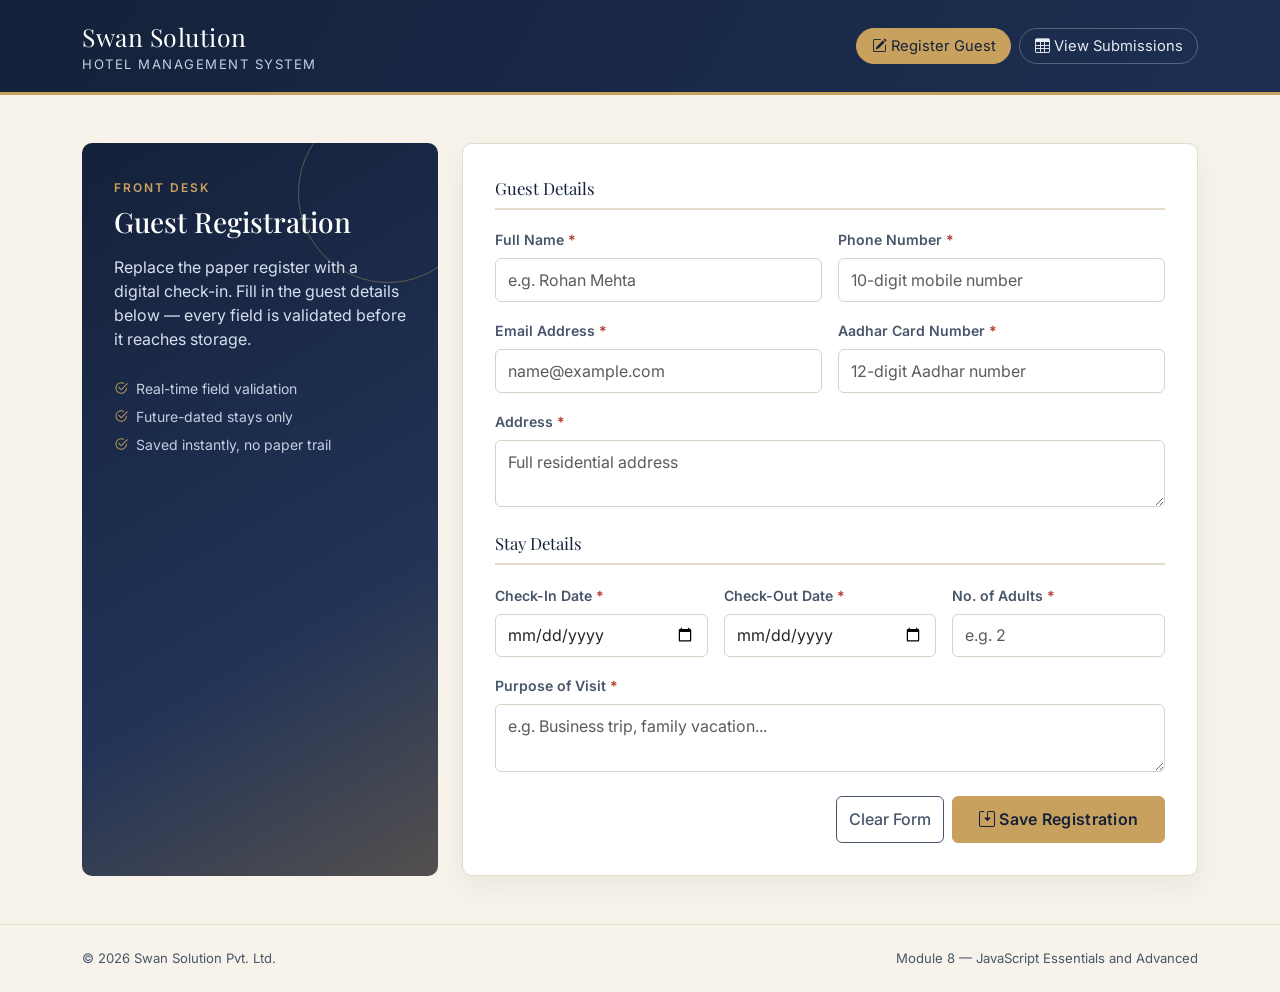
<file: index.html>
<!DOCTYPE html>
<html lang="en">
<head>
<meta charset="UTF-8">
<meta name="viewport" content="width=device-width, initial-scale=1.0">
<title>Swan Solution | Guest Registration</title>
<meta name="description" content="Digital guest registration form for Swan Solution Hotel Management System.">

<link rel="preconnect" href="https://fonts.googleapis.com">
<link href="https://fonts.googleapis.com/css2?family=Inter:wght@400;500;600;700&family=Playfair+Display:wght@600;700&display=swap" rel="stylesheet">
<link href="https://cdn.jsdelivr.net/npm/bootstrap@5.3.3/dist/css/bootstrap.min.css" rel="stylesheet">
<link href="https://cdn.jsdelivr.net/npm/bootstrap-icons@1.11.3/font/bootstrap-icons.css" rel="stylesheet">
<link rel="stylesheet" href="style.css">
</head>
<body class="page-register">

<header class="top-bar">
  <div class="container d-flex flex-wrap justify-content-between align-items-center gap-2">
    <div>
      <span class="brand-font">Swan Solution</span>
      <div class="tagline">Hotel Management System</div>
    </div>
    <nav class="d-flex gap-2">
      <a href="index.html" class="active"><i class="bi bi-pencil-square me-1"></i>Register Guest</a>
      <a href="view.html"><i class="bi bi-table me-1"></i>View Submissions</a>
    </nav>
  </div>
</header>

<main class="container my-4 my-md-5">

  <div class="row g-4">
    <div class="col-lg-4">
      <div class="hero-panel h-100">
        <div class="eyebrow">Front Desk</div>
        <h1 class="h3 mt-2 mb-3">Guest Registration</h1>
        <p class="mb-4" style="color:#d7deee;">
          Replace the paper register with a digital check-in. Fill in the guest
          details below — every field is validated before it reaches storage.
        </p>
        <ul class="list-unstyled small" style="color:#c7cee0; line-height:2;">
          <li><i class="bi bi-check2-circle me-2" style="color:var(--gold);"></i>Real-time field validation</li>
          <li><i class="bi bi-check2-circle me-2" style="color:var(--gold);"></i>Future-dated stays only</li>
          <li><i class="bi bi-check2-circle me-2" style="color:var(--gold);"></i>Saved instantly, no paper trail</li>
        </ul>
      </div>
    </div>

    <div class="col-lg-8">
      <div class="form-card">

        <div id="formMessage" class="alert" role="alert" aria-live="polite"></div>

        <form id="guestForm" novalidate>

          <div class="section-label">Guest Details</div>
          <div class="row g-3 mb-4">
            <div class="col-md-6">
              <label for="fullName" class="form-label">Full Name <span class="required-mark">*</span></label>
              <input type="text" class="form-control" id="fullName" name="fullName" placeholder="e.g. Rohan Mehta" minlength="3" required>
              <div class="invalid-feedback">Name must be at least 3 characters.</div>
            </div>
            <div class="col-md-6">
              <label for="phone" class="form-label">Phone Number <span class="required-mark">*</span></label>
              <input type="number" class="form-control" id="phone" name="phone" placeholder="10-digit mobile number" required>
              <div class="invalid-feedback">Enter a valid 10-digit phone number.</div>
            </div>
            <div class="col-md-6">
              <label for="email" class="form-label">Email Address <span class="required-mark">*</span></label>
              <input type="email" class="form-control" id="email" name="email" placeholder="name@example.com" required>
              <div class="invalid-feedback">Enter a valid email address.</div>
            </div>
            <div class="col-md-6">
              <label for="aadhar" class="form-label">Aadhar Card Number <span class="required-mark">*</span></label>
              <input type="number" class="form-control" id="aadhar" name="aadhar" placeholder="12-digit Aadhar number" required>
              <div class="invalid-feedback">Aadhar number must be exactly 12 digits.</div>
            </div>
            <div class="col-12">
              <label for="address" class="form-label">Address <span class="required-mark">*</span></label>
              <textarea class="form-control" id="address" name="address" rows="2" placeholder="Full residential address" required></textarea>
              <div class="invalid-feedback">Address cannot be empty.</div>
            </div>
          </div>

          <div class="section-label">Stay Details</div>
          <div class="row g-3 mb-4">
            <div class="col-md-4">
              <label for="checkIn" class="form-label">Check-In Date <span class="required-mark">*</span></label>
              <input type="date" class="form-control" id="checkIn" name="checkIn" required>
              <div class="invalid-feedback">Check-in must be a future date.</div>
            </div>
            <div class="col-md-4">
              <label for="checkOut" class="form-label">Check-Out Date <span class="required-mark">*</span></label>
              <input type="date" class="form-control" id="checkOut" name="checkOut" required>
              <div class="invalid-feedback">Check-out must be after check-in.</div>
            </div>
            <div class="col-md-4">
              <label for="adults" class="form-label">No. of Adults <span class="required-mark">*</span></label>
              <input type="number" class="form-control" id="adults" name="adults" min="1" placeholder="e.g. 2" required>
              <div class="invalid-feedback">Enter a valid number of adults (1 or more).</div>
            </div>
            <div class="col-12">
              <label for="purpose" class="form-label">Purpose of Visit <span class="required-mark">*</span></label>
              <textarea class="form-control" id="purpose" name="purpose" rows="2" placeholder="e.g. Business trip, family vacation..." required></textarea>
              <div class="invalid-feedback">Purpose of visit is required.</div>
            </div>
          </div>

          <div class="d-flex flex-wrap gap-2 justify-content-end">
            <button type="reset" id="resetBtn" class="btn btn-outline-navy">Clear Form</button>
            <button type="submit" class="btn btn-gold">
              <i class="bi bi-save2 me-1"></i>Save Registration
            </button>
          </div>
        </form>

      </div>
    </div>
  </div>
</main>

<footer class="site-footer">
  <div class="container d-flex flex-wrap justify-content-between">
    <span>&copy; 2026 Swan Solution Pvt. Ltd.</span>
    <span>Module 8 &mdash; JavaScript Essentials and Advanced</span>
  </div>
</footer>

<script src="https://cdn.jsdelivr.net/npm/bootstrap@5.3.3/dist/js/bootstrap.bundle.min.js"></script>
<script src="script.js"></script>
</body>
</html>
</file>
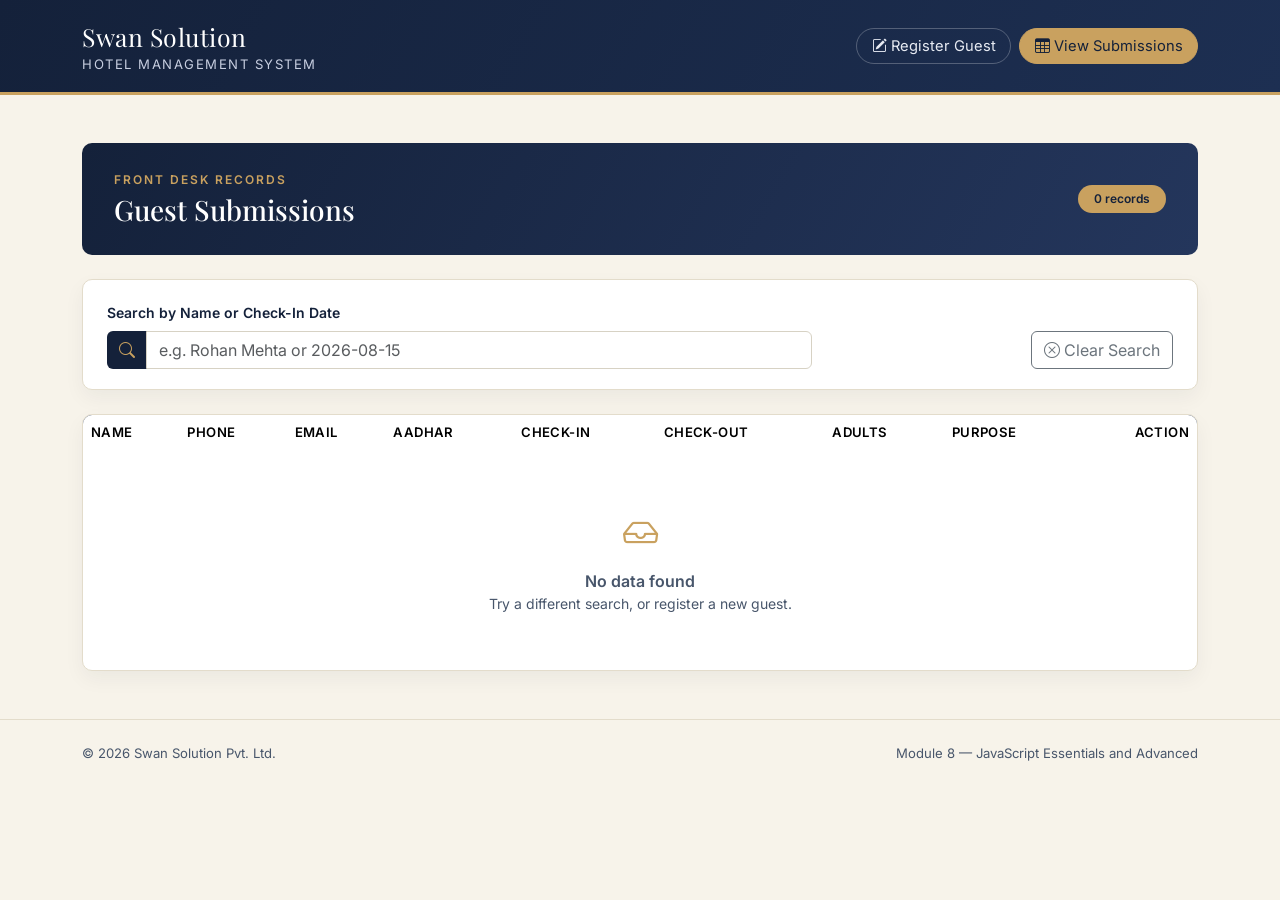
<file: view.html>
<!DOCTYPE html>
<html lang="en">
<head>
<meta charset="UTF-8">
<meta name="viewport" content="width=device-width, initial-scale=1.0">
<title>Swan Solution | View Submissions</title>
<meta name="description" content="View, search, and manage guest registrations for Swan Solution Hotel Management System.">

<link rel="preconnect" href="https://fonts.googleapis.com">
<link href="https://fonts.googleapis.com/css2?family=Inter:wght@400;500;600;700&family=Playfair+Display:wght@600;700&display=swap" rel="stylesheet">
<link href="https://cdn.jsdelivr.net/npm/bootstrap@5.3.3/dist/css/bootstrap.min.css" rel="stylesheet">
<link href="https://cdn.jsdelivr.net/npm/bootstrap-icons@1.11.3/font/bootstrap-icons.css" rel="stylesheet">
<link rel="stylesheet" href="style.css">
</head>
<body class="page-view">

<header class="top-bar">
  <div class="container d-flex flex-wrap justify-content-between align-items-center gap-2">
    <div>
      <span class="brand-font">Swan Solution</span>
      <div class="tagline">Hotel Management System</div>
    </div>
    <nav class="d-flex gap-2">
      <a href="index.html"><i class="bi bi-pencil-square me-1"></i>Register Guest</a>
      <a href="view.html" class="active"><i class="bi bi-table me-1"></i>View Submissions</a>
    </nav>
  </div>
</header>

<main class="container my-4 my-md-5">

  <div class="view-header mb-4 d-flex flex-wrap justify-content-between align-items-center gap-3">
    <div>
      <div class="eyebrow">Front Desk Records</div>
      <h1 class="h3 mt-1 mb-0">Guest Submissions</h1>
    </div>
    <span class="badge badge-count rounded-pill px-3 py-2" id="recordCount">0 records</span>
  </div>

  <div id="viewMessage" class="alert alert-danger mb-3" role="alert" aria-live="polite"></div>

  <div class="search-card mb-4">
    <div class="row g-3 align-items-end">
      <div class="col-md-8">
        <label for="searchInput" class="form-label fw-semibold small">Search by Name or Check-In Date</label>
        <div class="input-group">
          <span class="input-group-text"><i class="bi bi-search"></i></span>
          <input type="text" id="searchInput" class="form-control" placeholder="e.g. Rohan Mehta or 2026-08-15">
        </div>
      </div>
      <div class="col-md-4 text-md-end">
        <button id="clearSearchBtn" class="btn btn-outline-secondary">
          <i class="bi bi-x-circle me-1"></i>Clear Search
        </button>
      </div>
    </div>
  </div>

  <div class="table-card">
    <div class="table-responsive">
      <table class="table table-hover align-middle mb-0" id="submissionsTable">
        <thead>
          <tr>
            <th>Name</th>
            <th>Phone</th>
            <th>Email</th>
            <th>Aadhar</th>
            <th>Check-In</th>
            <th>Check-Out</th>
            <th>Adults</th>
            <th>Purpose</th>
            <th class="text-end">Action</th>
          </tr>
        </thead>
        <tbody id="submissionsBody">
          <!-- rows injected by SubmissionViewer -->
        </tbody>
      </table>
    </div>
    <div id="emptyState" class="empty-state" hidden>
      <i class="bi bi-inbox"></i>
      <div class="fw-semibold">No data found</div>
      <div class="small">Try a different search, or register a new guest.</div>
    </div>
  </div>

</main>

<footer class="site-footer">
  <div class="container d-flex flex-wrap justify-content-between">
    <span>&copy; 2026 Swan Solution Pvt. Ltd.</span>
    <span>Module 8 &mdash; JavaScript Essentials and Advanced</span>
  </div>
</footer>

<script src="https://cdn.jsdelivr.net/npm/bootstrap@5.3.3/dist/js/bootstrap.bundle.min.js"></script>
<script src="script.js"></script>
</body>
</html>
</file>
<file: style.css>
/* ============================================================
   Swan Solution — Hotel Management System
   Shared stylesheet (index.html + view.html)
   Design tokens
   Navy   : #14213A
   Slate  : #48566B
   Gold   : #C9A15F
   Cream  : #F7F3EA
   Line   : #E3DCCB
   ============================================================ */

:root {
  --navy: #14213a;
  --slate: #48566b;
  --gold: #c9a15f;
  --gold-dark: #a9823f;
  --cream: #f7f3ea;
  --line: #e3dccb;
  --danger: #b3392c;
  --success: #2f6d4f;
  --radius: 10px;
}

body {
  font-family: "Inter", system-ui, -apple-system, sans-serif;
  background-color: var(--cream);
  color: var(--navy);
}

h1, h2, h3, .brand-font {
  font-family: "Playfair Display", Georgia, serif;
}

/* ---------- Top bar shared by both pages ---------- */
.top-bar {
  background: linear-gradient(120deg, var(--navy) 0%, #1d2f52 100%);
  color: #fff;
  padding: 1.1rem 0;
  border-bottom: 3px solid var(--gold);
}

.top-bar .brand-font {
  letter-spacing: 0.5px;
  font-size: 1.55rem;
}

.top-bar .tagline {
  color: #c7cee0;
  font-size: 0.82rem;
  letter-spacing: 1.5px;
  text-transform: uppercase;
}

.top-bar nav a {
  color: #e7ebf3;
  text-decoration: none;
  font-size: 0.92rem;
  padding: 0.4rem 0.9rem;
  border: 1px solid rgba(255, 255, 255, 0.25);
  border-radius: 999px;
  transition: all 0.2s ease;
}

.top-bar nav a:hover,
.top-bar nav a.active {
  background: var(--gold);
  color: var(--navy);
  border-color: var(--gold);
}

/* ---------- page-register (index.html) ---------- */
body.page-register .hero-panel {
  background: linear-gradient(150deg, var(--navy) 0%, #223357 65%, var(--gold-dark) 160%);
  color: #fff;
  border-radius: var(--radius);
  padding: 2.25rem 2rem;
  position: relative;
  overflow: hidden;
}

body.page-register .hero-panel::after {
  content: "";
  position: absolute;
  right: -40px;
  top: -40px;
  width: 180px;
  height: 180px;
  border: 1px solid rgba(201, 161, 95, 0.4);
  border-radius: 50%;
}

body.page-register .hero-panel .eyebrow {
  color: var(--gold);
  letter-spacing: 2px;
  text-transform: uppercase;
  font-size: 0.75rem;
  font-weight: 600;
}

body.page-register .form-card {
  background: #fff;
  border: 1px solid var(--line);
  border-radius: var(--radius);
  padding: 2rem;
  box-shadow: 0 12px 30px rgba(20, 33, 58, 0.06);
}

body.page-register .section-label {
  font-family: "Playfair Display", serif;
  font-size: 1.05rem;
  color: var(--navy);
  border-bottom: 2px solid var(--line);
  padding-bottom: 0.4rem;
  margin-bottom: 1.1rem;
}

body.page-register .form-label {
  font-weight: 600;
  font-size: 0.88rem;
  color: var(--slate);
}

body.page-register .form-control,
body.page-register .form-select {
  border-radius: 6px;
  border: 1px solid #d7d2c4;
  padding: 0.55rem 0.75rem;
}

body.page-register .form-control:focus,
body.page-register .form-select:focus {
  border-color: var(--gold);
  box-shadow: 0 0 0 0.2rem rgba(201, 161, 95, 0.25);
}

body.page-register .btn-gold {
  background-color: var(--gold);
  border-color: var(--gold);
  color: var(--navy);
  font-weight: 600;
  padding: 0.65rem 1.6rem;
  border-radius: 6px;
  letter-spacing: 0.3px;
}

body.page-register .btn-gold:hover {
  background-color: var(--gold-dark);
  border-color: var(--gold-dark);
  color: #fff;
}

body.page-register .btn-outline-navy {
  border: 1px solid var(--slate);
  color: var(--slate);
  border-radius: 6px;
  font-weight: 500;
}

body.page-register .btn-outline-navy:hover {
  background: var(--navy);
  border-color: var(--navy);
  color: #fff;
}

body.page-register .required-mark {
  color: var(--danger);
}

/* Message box (showMessage) */
body.page-register #formMessage,
body.page-view #viewMessage {
  border-radius: 8px;
  font-size: 0.92rem;
  display: none;
}

body.page-register #formMessage.show,
body.page-view #viewMessage.show {
  display: block;
}

/* ---------- page-view (view.html) ---------- */
body.page-view .view-header {
  background: linear-gradient(120deg, var(--navy), #24365c);
  color: #fff;
  border-radius: var(--radius);
  padding: 1.75rem 2rem;
}

body.page-view .view-header .eyebrow {
  color: var(--gold);
  letter-spacing: 2px;
  text-transform: uppercase;
  font-size: 0.75rem;
  font-weight: 600;
}

body.page-view .search-card {
  background: #fff;
  border: 1px solid var(--line);
  border-radius: var(--radius);
  padding: 1.25rem 1.5rem;
  box-shadow: 0 8px 20px rgba(20, 33, 58, 0.05);
}

body.page-view .search-card .input-group-text {
  background: var(--navy);
  color: var(--gold);
  border: none;
}

body.page-view .search-card input {
  border: 1px solid #d7d2c4;
}

body.page-view .table-card {
  background: #fff;
  border: 1px solid var(--line);
  border-radius: var(--radius);
  overflow: hidden;
  box-shadow: 0 8px 20px rgba(20, 33, 58, 0.05);
}

body.page-view table thead {
  background: var(--navy);
  color: #fff;
}

body.page-view table thead th {
  font-weight: 600;
  font-size: 0.82rem;
  letter-spacing: 0.4px;
  text-transform: uppercase;
  vertical-align: middle;
  border: none;
}

body.page-view table tbody tr:hover {
  background-color: rgba(201, 161, 95, 0.08);
}

body.page-view td, body.page-view th {
  vertical-align: middle;
  font-size: 0.88rem;
}

body.page-view .badge-count {
  background: var(--gold);
  color: var(--navy);
  font-weight: 600;
}

body.page-view .empty-state {
  padding: 3.5rem 1rem;
  text-align: center;
  color: var(--slate);
}

body.page-view .empty-state i {
  font-size: 2.2rem;
  color: var(--gold);
  margin-bottom: 0.6rem;
  display: block;
}

body.page-view .btn-delete {
  border: 1px solid var(--danger);
  color: var(--danger);
  background: transparent;
  border-radius: 6px;
  font-size: 0.78rem;
  padding: 0.25rem 0.6rem;
}

body.page-view .btn-delete:hover {
  background: var(--danger);
  color: #fff;
}

footer.site-footer {
  color: var(--slate);
  font-size: 0.82rem;
  padding: 1.5rem 0;
  border-top: 1px solid var(--line);
}

/* Focus visibility for accessibility */
a:focus-visible,
button:focus-visible,
input:focus-visible,
textarea:focus-visible {
  outline: 2px solid var(--gold-dark);
  outline-offset: 2px;
}

@media (max-width: 767.98px) {
  body.page-register .hero-panel,
  body.page-view .view-header {
    padding: 1.5rem 1.25rem;
  }
}
</file>
